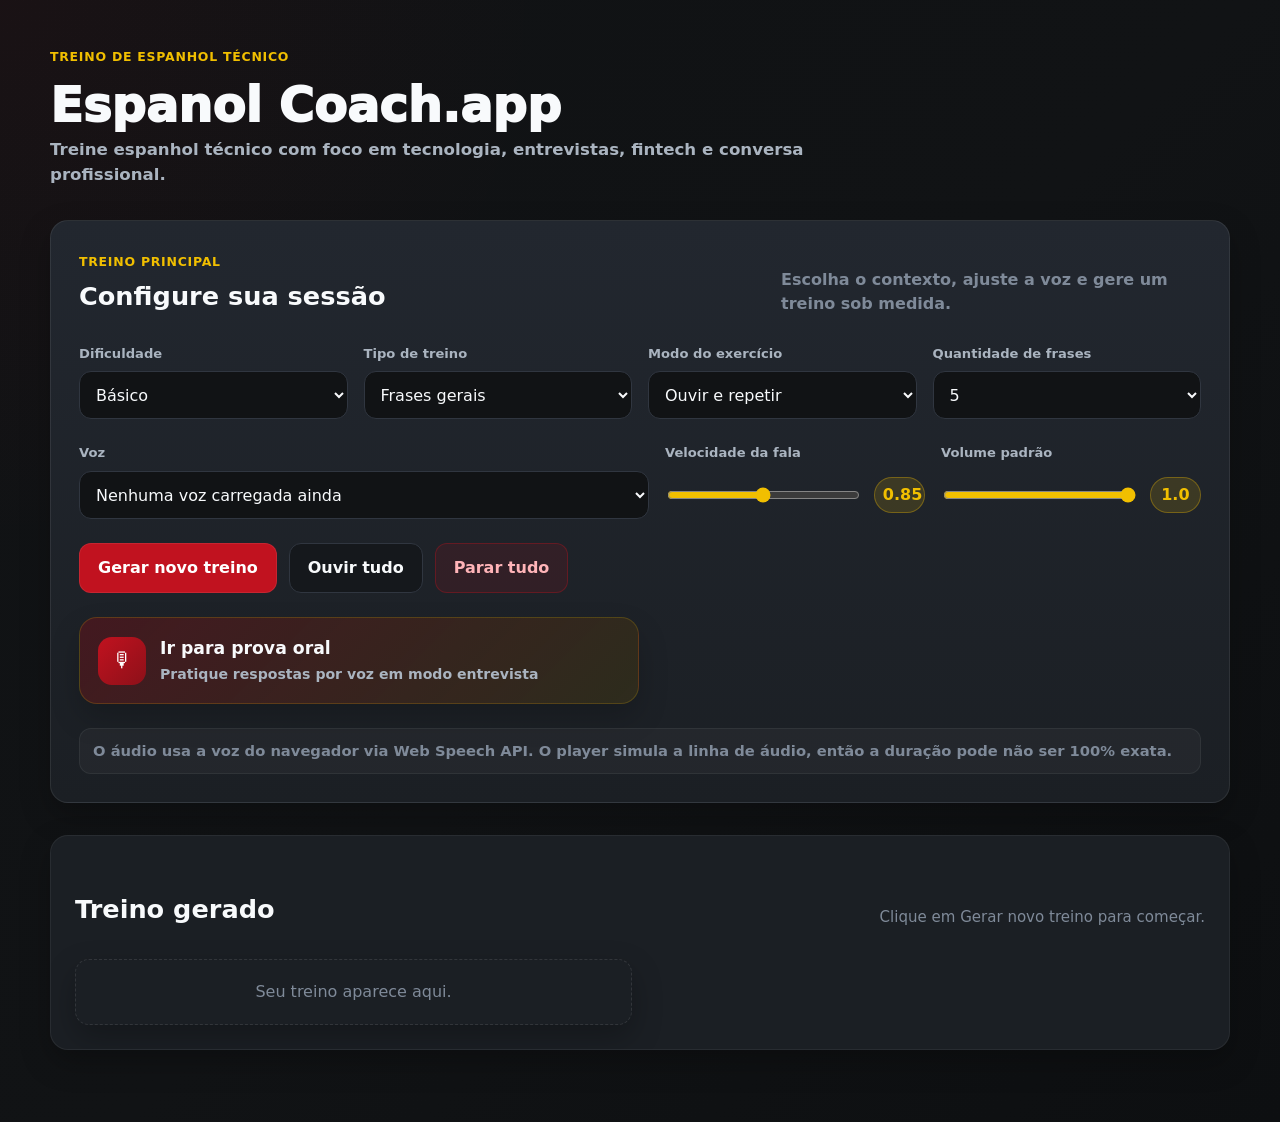
<file: index.html>
<!DOCTYPE html>
<html lang="pt-BR">
<head>
  <meta charset="UTF-8">
  <meta name="viewport" content="width=device-width, initial-scale=1.0">
  <title>Espanol Coach.app</title>
  <link rel="stylesheet" href="css/style.css">
</head>
<body>
  <main class="page page-container app-shell">
    <header class="page-header">
      <span class="eyebrow">Treino de espanhol t&eacute;cnico</span>
      <h1 class="app-title page-title">Espanol Coach.app</h1>
      <p class="app-subtitle page-subtitle">Treine espanhol t&eacute;cnico com foco em tecnologia, entrevistas, fintech e conversa profissional.</p>
    </header>

    <section class="config-panel panel panel-primary" aria-label="Configura&ccedil;&atilde;o do treino">
      <div class="panel-heading">
        <div>
          <span class="eyebrow">Treino principal</span>
          <h2>Configure sua sess&atilde;o</h2>
        </div>
        <p>Escolha o contexto, ajuste a voz e gere um treino sob medida.</p>
      </div>

      <div class="config-grid control-grid">
        <div class="field">
          <label class="field-label" for="difficultySelect">Dificuldade</label>
          <select id="difficultySelect" class="select">
            <option value="basico">B&aacute;sico</option>
            <option value="intermediario">Intermedi&aacute;rio</option>
            <option value="avancado">Avan&ccedil;ado</option>
          </select>
        </div>

        <div class="field">
          <label class="field-label" for="themeSelect">Tipo de treino</label>
          <select id="themeSelect" class="select">
            <option value="general">Frases gerais</option>
            <option value="entrevista">Entrevista</option>
            <option value="reuniao">Reuni&atilde;o</option>
            <option value="desenvolvimento">Desenvolvimento web</option>
            <option value="financeiro">Sistema financeiro</option>
            <option value="fintech">Fintech / pagamentos</option>
            <option value="misturado">Misturado</option>
          </select>
        </div>

        <div class="field">
          <label class="field-label" for="modeSelect">Modo do exerc&iacute;cio</label>
          <select id="modeSelect" class="select">
            <option value="repeat">Ouvir e repetir</option>
            <option value="translate-pt">Traduzir para portugu&ecirc;s</option>
            <option value="translate-es">Traduzir para espanhol</option>
            <option value="gap">Completar lacunas</option>
            <option value="question">Responder pergunta</option>
            <option value="interview">Simula&ccedil;&atilde;o de entrevista</option>
          </select>
        </div>

        <div class="field">
          <label class="field-label" for="countSelect">Quantidade de frases</label>
          <select id="countSelect" class="select">
            <option value="5">5</option>
            <option value="10">10</option>
            <option value="15">15</option>
            <option value="20">20</option>
            <option value="30">30</option>
          </select>
        </div>
      </div>

      <div class="voice-grid">
        <div class="field">
          <label class="field-label" for="voiceSelect">Voz</label>
          <select id="voiceSelect" class="select">
            <option value="">Carregando vozes...</option>
          </select>
        </div>

        <div class="field">
          <label class="field-label" for="rateRange">Velocidade da fala</label>
          <div class="range-line range-control">
            <input id="rateRange" type="range" min="0.5" max="1.2" value="0.85" step="0.05">
            <span id="rateValue" class="pill-value">0.85</span>
          </div>
        </div>

        <div class="field">
          <label class="field-label" for="defaultVolume">Volume padr&atilde;o</label>
          <div class="range-line range-control">
            <input id="defaultVolume" type="range" min="0" max="1" value="1" step="0.1">
            <span id="volumeValue" class="pill-value">1.0</span>
          </div>
        </div>
      </div>

      <div class="actions actions-row">
        <button id="generateButton" class="btn btn-primary" type="button">Gerar novo treino</button>
        <button id="listenAllButton" class="btn btn-secondary" type="button">Ouvir tudo</button>
        <button id="stopAllButton" class="btn btn-danger" type="button">Parar tudo</button>
      </div>

      <a class="oral-cta btn-oral-cta" href="prova.html" aria-label="Ir para prova oral">
        <span class="oral-cta-icon" aria-hidden="true">&#127897;</span>
        <span>
          <strong class="oral-cta-title">Ir para prova oral</strong>
          <small class="oral-cta-subtitle">Pratique respostas por voz em modo entrevista</small>
        </span>
      </a>

      <p class="notice">O &aacute;udio usa a voz do navegador via Web Speech API. O player simula a linha de &aacute;udio, ent&atilde;o a dura&ccedil;&atilde;o pode n&atilde;o ser 100% exata.</p>
    </section>

    <div id="message" class="message" role="status" aria-live="polite"></div>

    <section aria-labelledby="trainingTitle" class="training-section panel panel-secondary">
      <div class="section-heading">
        <h2 id="trainingTitle">Treino gerado</h2>
        <p id="trainingCount" class="hint">Clique em Gerar novo treino para come&ccedil;ar.</p>
      </div>

      <div id="globalPlayerWrap" class="global-player-wrap">
        <div id="globalPlayer" class="audio-player panel" data-player="global">
          <div class="player-top">
            <div class="player-buttons" aria-label="Player global">
              <button class="player-button play" type="button" data-global-action="play" aria-label="Play global">&#9654;</button>
              <button class="player-button" type="button" data-global-action="pause" aria-label="Pause global">&#8545;</button>
              <button class="player-button stop" type="button" data-global-action="stop" aria-label="Stop global">&#9632;</button>
            </div>
            <span id="globalStatus" class="status">Parado</span>
          </div>
          <p id="globalCurrentPhrase" class="current-phrase">Nenhuma frase em reprodu&ccedil;&atilde;o.</p>
          <div class="progress-row">
            <div class="progress-container" aria-hidden="true">
              <div id="globalProgressBar" class="progress-bar"></div>
            </div>
            <span id="globalTimeLabel" class="time-label">00:00 / 00:00</span>
          </div>
          <div class="player-bottom">
            <div class="volume-control">
              <label for="globalVolume">Volume</label>
              <input id="globalVolume" type="range" min="0" max="1" step="0.1" value="1">
            </div>
          </div>
        </div>
      </div>

      <div id="trainingGrid" class="training-grid">
        <div class="empty-state panel">Seu treino aparece aqui.</div>
      </div>
    </section>

    <section id="historyPanel" class="history-panel panel panel-muted" aria-labelledby="historyTitle">
      <div class="section-heading">
        <h2 id="historyTitle">&Uacute;ltimos treinos gerados</h2>
        <p class="hint">Clique em um treino para carregar novamente.</p>
      </div>
      <div id="historyList" class="history-list"></div>
    </section>
  </main>

  <script>
    window.__spanishTrainerModuleLoaded = false;
    window.addEventListener("error", function (event) {
      if (event.target && event.target.src && event.target.src.includes("js/main.js")) {
        loadClassicFallback();
      }
    }, true);

    function loadClassicFallback() {
      if (window.__spanishTrainerFallbackLoading || window.__spanishTrainerModuleLoaded) {
        return;
      }

      window.__spanishTrainerFallbackLoading = true;
      var script = document.createElement("script");
      script.src = "js/app.bundle.js";
      document.body.appendChild(script);
    }

    setTimeout(function () {
      if (!window.__spanishTrainerModuleLoaded) {
        loadClassicFallback();
      }
    }, 800);
  </script>
  <script type="module" src="js/main.js"></script>
</body>
</html>
</file>
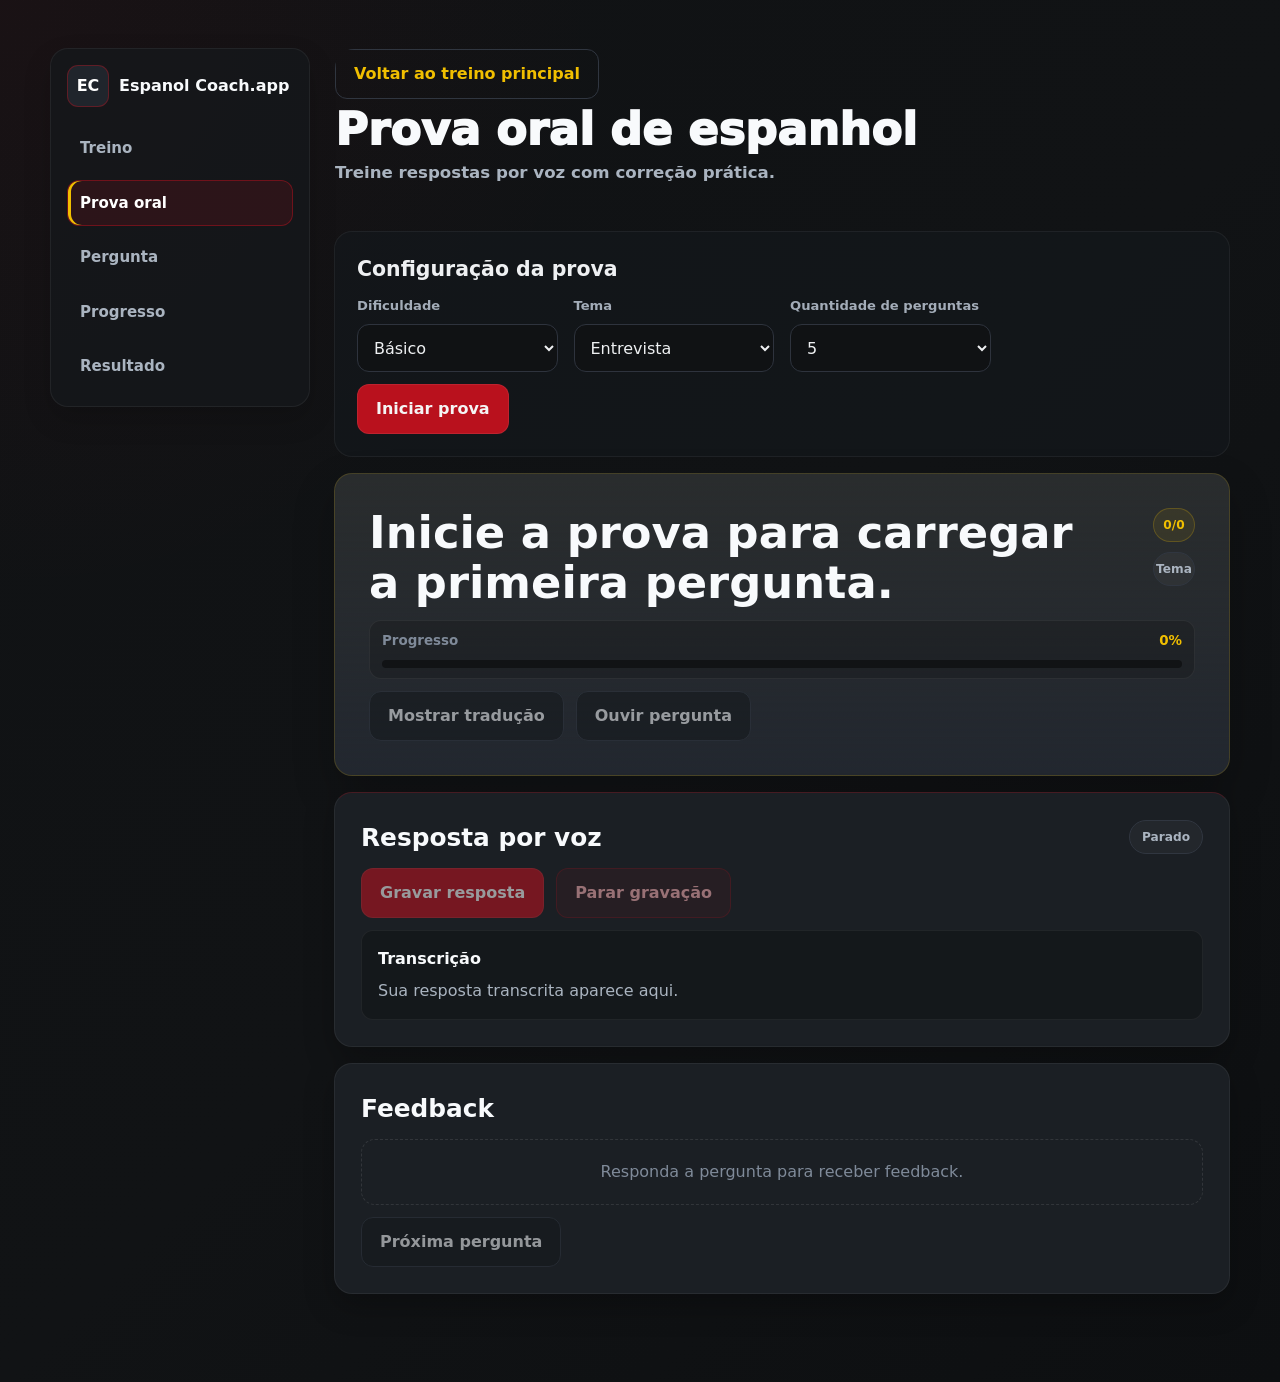
<file: prova.html>
<!DOCTYPE html>
<html lang="pt-BR">
<head>
  <meta charset="UTF-8">
  <meta name="viewport" content="width=device-width, initial-scale=1.0">
  <title>Prova oral - Espanol Coach.app</title>
  <link rel="stylesheet" href="css/style.css">
  <link rel="stylesheet" href="css/prova.css">
</head>
<body>
  <main class="page page-container oral-page app-shell">
    <aside class="coach-sidebar side-column" aria-label="Navega&ccedil;&atilde;o do treino">
      <a class="brand-lockup" href="index.html" aria-label="Espanol Coach.app">
        <span class="brand-mark">EC</span>
        <span>Espanol Coach.app</span>
      </a>
      <nav class="coach-nav">
        <a href="index.html">Treino</a>
        <a class="active exam-nav-link" href="prova.html">Prova oral</a>
        <a href="#questionArea">Pergunta</a>
        <a href="#feedbackArea">Progresso</a>
        <a href="#resultArea">Resultado</a>
      </nav>
    </aside>

    <div class="coach-workspace main-column">
      <header class="app-header page-header">
        <div class="header-topline">
          <a class="back-link btn btn-ghost" href="index.html">Voltar ao treino principal</a>
        </div>
        <h1 class="app-title page-title">Prova oral de espanhol</h1>
        <p class="app-subtitle page-subtitle">Treine respostas por voz com corre&ccedil;&atilde;o pr&aacute;tica.</p>
      </header>

      <section class="exam-config panel panel-muted" aria-label="Configura&ccedil;&atilde;o da prova oral">
        <div class="panel-title">
          <div>
            <h2>Configura&ccedil;&atilde;o da prova</h2>
          </div>
        </div>

        <div class="config-grid control-grid">
          <div class="field">
            <label class="field-label" for="examDifficulty">Dificuldade</label>
            <select id="examDifficulty" class="select">
              <option value="basico">B&aacute;sico</option>
              <option value="intermediario">Intermedi&aacute;rio</option>
              <option value="avancado">Avan&ccedil;ado</option>
            </select>
          </div>
          <div class="field">
            <label class="field-label" for="examTheme">Tema</label>
            <select id="examTheme" class="select">
              <option value="entrevista">Entrevista</option>
              <option value="desenvolvimento">Desenvolvimento web</option>
              <option value="financeiro">Sistema financeiro</option>
              <option value="fintech">Fintech / pagamentos</option>
              <option value="reuniao">Reuni&atilde;o</option>
              <option value="comunicacao">Comunica&ccedil;&atilde;o profissional</option>
              <option value="misturado">Misturado</option>
            </select>
          </div>
          <div class="field">
            <label class="field-label" for="examCount">Quantidade de perguntas</label>
            <select id="examCount" class="select">
              <option value="5">5</option>
              <option value="10">10</option>
              <option value="15">15</option>
              <option value="20">20</option>
            </select>
          </div>
        </div>

        <div class="actions actions-row">
          <button id="startExamButton" class="btn btn-primary" type="button">Iniciar prova</button>
        </div>

        <p id="supportWarning" class="message" role="status"></p>
      </section>

      <section id="questionArea" class="question-area question-card panel panel-primary" aria-live="polite">
        <div class="question-header">
          <div>
            <h2 id="questionText" class="question-title">Inicie a prova para carregar a primeira pergunta.</h2>
          </div>
          <div class="question-badges">
            <span id="questionCounter" class="badge badge-progress">0/0</span>
            <span id="questionTheme" class="badge badge-topic">Tema</span>
          </div>
        </div>
        <div class="exam-progress" aria-label="Progresso da prova">
          <div class="progress-meta">
            <span>Progresso</span>
            <strong id="examProgressText">0%</strong>
          </div>
          <div class="progress-track">
            <span id="examProgressBar" class="progress-fill"></span>
          </div>
        </div>
        <div id="translationBox" class="translation-box"></div>
        <div class="actions actions-row">
          <button id="toggleTranslationButton" class="btn btn-secondary" type="button" disabled>Mostrar tradu&ccedil;&atilde;o</button>
          <button id="listenQuestionButton" class="btn btn-secondary" type="button" disabled>Ouvir pergunta</button>
        </div>
      </section>

      <section class="record-panel voice-card panel">
        <div class="record-header">
          <div>
            <h2>Resposta por voz</h2>
          </div>
          <span id="recordingStatus" class="recording-status badge badge-status">Parado</span>
        </div>
        <div class="actions actions-row">
          <button id="recordButton" class="record-button btn btn-primary" type="button" disabled>Gravar resposta</button>
          <button id="stopRecordButton" class="btn btn-danger" type="button" disabled>Parar grava&ccedil;&atilde;o</button>
        </div>
        <div class="transcript-card">
          <h3>Transcri&ccedil;&atilde;o</h3>
          <p id="transcriptText">Sua resposta transcrita aparece aqui.</p>
        </div>
      </section>

      <section id="feedbackArea" class="feedback-area feedback-card panel">
        <div class="panel-title">
          <div>
            <h2>Feedback</h2>
          </div>
        </div>
        <div id="feedbackContent" class="feedback-content empty-state">Responda a pergunta para receber feedback.</div>
        <div class="actions actions-row">
          <button id="nextQuestionButton" class="btn btn-secondary" type="button" disabled>Pr&oacute;xima pergunta</button>
        </div>
      </section>

      <section id="resultArea" class="result-area panel panel-muted">
        <div class="panel-title">
          <div>
            <h2>Resultado final</h2>
          </div>
        </div>
        <div id="resultContent" class="empty-state">O resultado aparece ao terminar a prova.</div>
      </section>
    </div>
  </main>

  <script>
    window.__spanishOralExamModuleLoaded = false;
    window.addEventListener("error", function (event) {
      if (event.target && event.target.src && event.target.src.includes("js/prova.js")) {
        loadOralExamFallback();
      }
    }, true);

    function loadOralExamFallback() {
      if (window.__spanishOralExamFallbackLoading || window.__spanishOralExamModuleLoaded) {
        return;
      }

      window.__spanishOralExamFallbackLoading = true;
      var script = document.createElement("script");
      script.src = "js/prova.bundle.js";
      document.body.appendChild(script);
    }

    setTimeout(function () {
      if (!window.__spanishOralExamModuleLoaded) {
        loadOralExamFallback();
      }
    }, 800);
  </script>
  <script type="module" src="js/prova.js"></script>
</body>
</html>
</file>
<file: css/style.css>
:root {
  --bg-main: #101214;
  --bg-surface: #15181c;
  --bg-card: #1b1f24;
  --bg-elevated: #22272f;
  --bg-subtle: #111315;
  --text-main: #f8fafc;
  --text-muted: #aab4c0;
  --text-soft: #7f8a99;
  --red-main: #c1121f;
  --red-hover: #e0202d;
  --red-dark: #7f1117;
  --yellow-main: #f1bf00;
  --yellow-soft: #ffd43b;
  --green-score: #7ee787;
  --border-soft: #303640;
  --radius-sm: 8px;
  --radius-md: 12px;
  --radius-lg: 18px;
  --space-1: 4px;
  --space-2: 8px;
  --space-3: 12px;
  --space-4: 16px;
  --space-5: 24px;
  --space-6: 32px;
  --space-7: 48px;
  --shadow-panel: 0 18px 42px rgba(0, 0, 0, 0.24);
  --bg: var(--bg-main);
  --surface: var(--bg-card);
  --surface-2: var(--bg-elevated);
  --surface-3: var(--bg-subtle);
  --player: #181c21;
  --text: var(--text-main);
  --muted: var(--text-muted);
  --muted-2: var(--text-soft);
  --primary: var(--red-main);
  --primary-dark: var(--red-dark);
  --primary-hover: var(--red-hover);
  --accent: var(--yellow-main);
  --accent-bright: var(--yellow-soft);
  --accent-soft: rgba(241, 191, 0, 0.14);
  --success: var(--green-score);
  --border: var(--border-soft);
  --border-subtle: rgba(255, 255, 255, 0.06);
  --shadow: 0 18px 40px rgba(0, 0, 0, 0.28);
  --shadow-soft: 0 12px 30px rgba(0, 0, 0, 0.25);
  --radius: var(--radius-lg);
}

* {
  box-sizing: border-box;
}

html {
  scroll-behavior: smooth;
}

body {
  margin: 0;
  min-height: 100vh;
  background:
    radial-gradient(circle at top left, rgba(193, 18, 31, 0.055), transparent 32%),
    linear-gradient(135deg, var(--bg-main), var(--bg-subtle) 52%, #0d0f11);
  color: var(--text);
  font-family: Inter, ui-sans-serif, system-ui, -apple-system, BlinkMacSystemFont, "Segoe UI", Arial, sans-serif;
  line-height: 1.5;
}

.page {
  width: min(1180px, calc(100% - 32px));
  margin: 0 auto;
  padding: var(--space-7) 0 72px;
}

.page-container {
  min-width: 0;
}

.page-grid {
  display: grid;
  grid-template-columns: minmax(0, 1fr) 320px;
  gap: var(--space-5);
  align-items: start;
}

.main-column,
.side-column {
  min-width: 0;
}

header {
  display: grid;
  gap: 10px;
  margin-bottom: 28px;
}

h1,
h2,
h3,
p {
  margin: 0;
}

h1 {
  max-width: 900px;
  color: var(--text);
  font-size: clamp(2rem, 3.4vw, 3rem);
  line-height: 1.04;
  letter-spacing: 0;
}

h2,
h3 {
  color: var(--text);
}

.intro {
  max-width: 820px;
  color: var(--muted);
  font-size: 1.08rem;
}

.app-shell {
  color: var(--text);
}

.page-header {
  gap: var(--space-2);
  margin-bottom: var(--space-6);
}

.app-title,
.page-title {
  color: var(--text-main);
  font-size: clamp(2.35rem, 4vw, 3rem);
  font-weight: 950;
  line-height: 1.02;
}

.app-subtitle,
.page-subtitle {
  max-width: 760px;
  color: var(--text-muted);
  font-size: clamp(1rem, 1.3vw, 1.08rem);
  font-weight: 600;
}

.panel {
  position: relative;
  overflow: hidden;
  background: var(--bg-card);
  border: 1px solid var(--border-subtle);
  border-radius: var(--radius-lg);
  box-shadow: var(--shadow-soft);
}

.panel-primary {
  background: linear-gradient(180deg, var(--bg-elevated), var(--bg-card));
  border-color: rgba(255, 255, 255, 0.08);
}

.panel-secondary {
  background: var(--bg-card);
  border-color: var(--border-subtle);
}

.panel-muted {
  background: rgba(21, 24, 28, 0.76);
  box-shadow: none;
}

.panel-highlight {
  background:
    linear-gradient(180deg, rgba(241, 191, 0, 0.06), rgba(34, 39, 47, 0.96)),
    var(--bg-elevated);
  border-color: rgba(241, 191, 0, 0.18);
  box-shadow: var(--shadow-panel);
}

.config-panel {
  display: grid;
  gap: var(--space-5);
  padding: clamp(20px, 3vw, 28px);
  margin-bottom: var(--space-6);
}

.main-header {
  max-width: 900px;
}

.panel-heading {
  display: flex;
  align-items: end;
  justify-content: space-between;
  gap: 16px;
  padding-bottom: 4px;
}

.panel-heading h2 {
  font-size: clamp(1.35rem, 2vw, 1.8rem);
}

.panel-heading p {
  max-width: 420px;
  color: var(--muted-2);
  font-weight: 700;
}

.eyebrow {
  display: inline-flex;
  margin-bottom: 6px;
  color: var(--accent);
  font-size: 0.78rem;
  font-weight: 900;
  letter-spacing: 0.06em;
  text-transform: uppercase;
}

.config-grid,
.control-grid {
  display: grid;
  grid-template-columns: repeat(4, minmax(160px, 1fr));
  gap: var(--space-4);
  align-items: end;
}

.voice-grid {
  display: grid;
  grid-template-columns: minmax(220px, 1fr) minmax(180px, 260px) minmax(180px, 260px);
  gap: var(--space-4);
  align-items: end;
}

.field {
  min-width: 0;
}

label,
.field-label {
  display: block;
  margin-bottom: var(--space-2);
  color: var(--muted);
  font-size: 0.82rem;
  font-weight: 800;
}

select,
.select,
textarea,
input[type="text"],
.input {
  width: 100%;
  min-height: 48px;
  border: 1px solid var(--border);
  border-radius: var(--radius-md);
  background: var(--bg-subtle);
  color: var(--text);
  font: inherit;
  padding: 10px 12px;
  outline: none;
  transition: border-color 0.18s ease, box-shadow 0.18s ease, background 0.18s ease;
}

textarea {
  min-height: 86px;
  resize: vertical;
}

select:focus,
textarea:focus,
input[type="text"]:focus,
input[type="range"]:focus-visible,
button:focus-visible,
.button-link:focus-visible {
  outline: none;
  border-color: var(--accent);
  box-shadow: 0 0 0 4px rgba(241, 191, 0, 0.16);
}

.range-line {
  display: flex;
  align-items: center;
  gap: var(--space-3);
}

.range-control {
  min-height: 48px;
}

input[type="range"] {
  width: 100%;
  accent-color: var(--accent);
}

.pill-value {
  min-width: 3.2rem;
  border: 1px solid rgba(241, 191, 0, 0.32);
  border-radius: 999px;
  background: var(--accent-soft);
  color: var(--accent);
  font-weight: 800;
  text-align: center;
  padding: 5px 8px;
}

.actions,
.actions-row,
.card-actions,
.history-list {
  display: flex;
  flex-wrap: wrap;
  gap: var(--space-3);
}

.btn,
button,
.button-link {
  display: inline-flex;
  align-items: center;
  justify-content: center;
  min-height: 46px;
  border: 1px solid rgba(255, 255, 255, 0.07);
  border-radius: var(--radius-md);
  color: #fff;
  background: var(--primary);
  font: inherit;
  font-weight: 900;
  padding: 12px 18px;
  cursor: pointer;
  text-decoration: none;
  box-shadow: none;
  transition: transform 0.16s ease, background 0.16s ease, box-shadow 0.16s ease, border-color 0.16s ease;
}

.btn:hover,
button:hover,
.button-link:hover {
  background: var(--primary-hover);
  box-shadow: 0 10px 22px rgba(193, 18, 31, 0.18);
  transform: translateY(-1px);
}

.btn:active,
button:active,
.button-link:active {
  transform: translateY(0);
  box-shadow: 0 6px 16px rgba(193, 18, 31, 0.2);
}

.btn-primary {
  border-color: rgba(255, 255, 255, 0.08);
  background: var(--primary);
  color: #fff;
}

.button-secondary {
  border-color: var(--border);
  color: var(--text);
  background: #181c21;
  box-shadow: none;
}

.button-secondary:hover {
  color: var(--text);
  background: #20252c;
  box-shadow: none;
}

.btn-secondary {
  border-color: var(--border);
  color: var(--text);
  background: var(--bg-surface);
  box-shadow: none;
}

.btn-secondary:hover {
  background: var(--bg-elevated);
  box-shadow: none;
}

.btn-warning {
  border-color: rgba(241, 191, 0, 0.32);
  background: rgba(241, 191, 0, 0.1);
  color: var(--yellow-soft);
  box-shadow: none;
}

.btn-warning:hover {
  background: rgba(241, 191, 0, 0.16);
  color: var(--text-main);
  box-shadow: none;
}

.button-accent {
  background: rgba(193, 18, 31, 0.13);
  border-color: rgba(193, 18, 31, 0.35);
  color: #ffb4b8;
}

.button-tertiary,
.btn-ghost {
  border-color: var(--border);
  color: var(--muted);
  background: transparent;
  box-shadow: none;
}

.button-tertiary:hover,
.btn-ghost:hover {
  color: var(--text);
  background: rgba(255, 255, 255, 0.05);
  box-shadow: none;
}

.btn-danger {
  border-color: rgba(193, 18, 31, 0.35);
  color: #ffb4b8;
  background: rgba(193, 18, 31, 0.12);
  box-shadow: none;
}

.btn-danger:hover {
  color: #fff;
  background: rgba(193, 18, 31, 0.22);
  box-shadow: none;
}

.button-light,
.history-button {
  border: 1px solid var(--border);
  color: var(--muted);
  background: #202429;
  box-shadow: none;
}

.button-light:hover,
.history-button:hover {
  color: var(--text);
  background: #2a2f35;
  box-shadow: none;
}

.notice {
  border: 1px solid var(--border-subtle);
  border-radius: var(--radius-md);
  background: rgba(255, 255, 255, 0.035);
  color: var(--muted-2);
  padding: 11px 13px;
  font-size: 0.92rem;
  font-weight: 700;
}

.notice-soft {
  border-color: var(--border-subtle);
  background: rgba(255, 255, 255, 0.025);
  color: var(--muted-2);
}

.notice-warning {
  border-color: rgba(241, 191, 0, 0.22);
  background: rgba(241, 191, 0, 0.07);
  color: var(--text-muted);
}

.message {
  display: none;
  margin: 14px 0;
  border: 1px solid rgba(241, 191, 0, 0.24);
  border-radius: 14px;
  background: rgba(241, 191, 0, 0.08);
  color: var(--muted);
  padding: 12px 14px;
  font-weight: 800;
}

.message.show {
  display: block;
}

.section-heading {
  display: flex;
  align-items: end;
  justify-content: space-between;
  gap: 12px;
  margin: 30px 0 14px;
}

.section-heading h2 {
  font-size: clamp(1.22rem, 2vw, 1.65rem);
}

.hint {
  color: var(--muted-2);
  font-size: 0.94rem;
}

.global-player-wrap {
  display: none;
  margin: 12px 0 14px;
}

.global-player-wrap.show {
  display: block;
}

.training-grid {
  display: grid;
  grid-template-columns: repeat(2, minmax(0, 1fr));
  gap: var(--space-4);
}

.training-section {
  display: grid;
  gap: var(--space-4);
  padding: clamp(18px, 2.6vw, 24px);
  margin-top: var(--space-5);
}

.training-card {
  display: grid;
  gap: 13px;
  padding: 18px;
}

.card-top {
  display: flex;
  align-items: center;
  justify-content: space-between;
  gap: 12px;
}

.badge {
  display: inline-flex;
  align-items: center;
  justify-content: center;
  min-width: 42px;
  min-height: 34px;
  border: 1px solid rgba(241, 191, 0, 0.22);
  border-radius: 999px;
  background: rgba(241, 191, 0, 0.09);
  color: var(--accent);
  font-size: 0.76rem;
  font-weight: 900;
}

.badge-level {
  border-color: rgba(126, 231, 135, 0.22);
  background: rgba(126, 231, 135, 0.08);
  color: var(--green-score);
}

.tag {
  border: 1px solid rgba(193, 18, 31, 0.22);
  border-radius: 999px;
  background: rgba(193, 18, 31, 0.12);
  color: #ffb4b8;
  font-size: 0.78rem;
  font-weight: 900;
  padding: 6px 10px;
}

.main-text {
  color: var(--text);
  font-size: 1.14rem;
  font-weight: 900;
}

.secondary-text,
.answer-text {
  color: var(--muted);
  font-size: 0.98rem;
}

.answer-box {
  display: none;
  border: 1px solid rgba(241, 191, 0, 0.32);
  border-left: 4px solid var(--accent);
  border-radius: 14px;
  background: rgba(241, 191, 0, 0.1);
  padding: 10px 12px;
}

.answer-box.show {
  display: block;
}

.audio-player {
  display: grid;
  gap: 11px;
  border: 1px solid var(--border);
  border-radius: 14px;
  background: var(--player);
  padding: 12px;
}

.audio-player.is-playing {
  border-color: rgba(46, 125, 50, 0.55);
  box-shadow: 0 0 0 4px rgba(46, 125, 50, 0.12);
}

.player-top,
.player-bottom {
  display: flex;
  align-items: center;
  justify-content: space-between;
  gap: 10px;
}

.player-buttons,
.volume-control {
  display: flex;
  align-items: center;
  gap: 8px;
}

.player-button {
  display: inline-flex;
  align-items: center;
  justify-content: center;
  width: 36px;
  min-width: 36px;
  height: 36px;
  min-height: 36px;
  padding: 0;
  border: 1px solid var(--border);
  border-radius: 10px;
  background: #181b1f;
  color: var(--muted);
  font-size: 0.9rem;
  line-height: 1;
  box-shadow: none;
}

.player-button:hover {
  background: #2a2f35;
  color: var(--text);
  box-shadow: none;
}

.player-button.play {
  border-color: rgba(46, 125, 50, 0.38);
  color: #77d879;
}

.player-button.stop {
  border-color: rgba(193, 18, 31, 0.38);
  color: #ff8a90;
}

.status {
  border-radius: 999px;
  background: #181b1f;
  color: var(--muted-2);
  font-size: 0.84rem;
  font-weight: 900;
  padding: 6px 10px;
}

.status.playing {
  background: rgba(46, 125, 50, 0.16);
  color: #77d879;
}

.progress-row {
  display: grid;
  grid-template-columns: 1fr auto;
  gap: 10px;
  align-items: center;
}

.progress-container {
  height: 10px;
  overflow: hidden;
  border-radius: 999px;
  background: #111315;
}

.progress-bar {
  width: 0%;
  height: 100%;
  border-radius: inherit;
  background: linear-gradient(90deg, var(--primary), var(--accent));
  transition: width 0.12s linear;
}

.time-label {
  min-width: 86px;
  color: var(--muted-2);
  font-size: 0.86rem;
  font-variant-numeric: tabular-nums;
  text-align: right;
}

.volume-control label {
  margin: 0;
  color: var(--muted);
  font-size: 0.84rem;
}

.volume-control input {
  width: 96px;
}

.current-phrase {
  min-height: 1.35rem;
  color: var(--muted);
  font-size: 0.94rem;
  font-weight: 800;
}

.history-panel {
  display: none;
  padding: 16px;
  margin-top: 24px;
}

.history-panel.show {
  display: grid;
  gap: 12px;
}

.history-button {
  text-align: left;
}

.empty-state {
  border: 1px dashed rgba(255, 255, 255, 0.1);
  border-radius: 14px;
  padding: 20px;
  color: var(--muted-2);
  text-align: center;
}

.oral-cta,
.feature-cta,
.btn-oral-cta {
  display: grid;
  grid-template-columns: auto minmax(0, 1fr);
  align-items: center;
  gap: 14px;
  width: min(560px, 100%);
  border: 1px solid rgba(241, 191, 0, 0.18);
  border-radius: var(--radius-lg);
  background:
    linear-gradient(135deg, rgba(193, 18, 31, 0.26), rgba(241, 191, 0, 0.1)),
    #171b20;
  color: var(--text);
  padding: 18px;
  text-decoration: none;
  box-shadow: 0 14px 30px rgba(0, 0, 0, 0.18);
  transition: transform 0.16s ease, border-color 0.16s ease, background 0.16s ease;
}

.badge-progress {
  border-color: rgba(241, 191, 0, 0.22);
  background: rgba(241, 191, 0, 0.08);
  color: var(--accent);
}

.badge-topic {
  border-color: var(--border);
  background: rgba(255, 255, 255, 0.035);
  color: var(--muted);
}

.badge-status {
  border-color: var(--border);
  background: rgba(255, 255, 255, 0.035);
  color: var(--muted);
}

.oral-cta:hover,
.feature-cta:hover,
.btn-oral-cta:hover {
  border-color: rgba(241, 191, 0, 0.36);
  background:
    linear-gradient(135deg, rgba(193, 18, 31, 0.34), rgba(241, 191, 0, 0.13)),
    #1b2026;
  transform: translateY(-2px);
}

.oral-cta-icon,
.feature-icon {
  display: inline-flex;
  align-items: center;
  justify-content: center;
  width: 48px;
  height: 48px;
  border-radius: 14px;
  background: linear-gradient(135deg, var(--primary), #8d1019);
  color: #fff;
  font-size: 1.3rem;
}

.oral-cta-title,
.oral-cta-subtitle,
.feature-cta strong,
.feature-cta small {
  display: block;
}

.oral-cta-title,
.feature-cta strong {
  font-size: 1.08rem;
}

.oral-cta-subtitle,
.feature-cta small {
  margin-top: 2px;
  color: var(--muted);
  font-size: 0.88rem;
  font-weight: 700;
}

@media (max-width: 900px) {
  .page-grid,
  .config-grid,
  .voice-grid,
  .training-grid {
    grid-template-columns: 1fr;
  }
}

@media (max-width: 700px) {
  .page {
    width: min(100% - 22px, 1220px);
    padding-top: 20px;
  }

  .section-heading,
  .panel-heading,
  .player-top,
  .player-bottom {
    align-items: start;
    flex-direction: column;
  }

  .actions > button,
  .actions > .button-link,
  .card-actions > button,
  .history-button,
  .oral-cta,
  .feature-cta,
  .btn-oral-cta {
    width: 100%;
  }

  .progress-row {
    grid-template-columns: 1fr;
  }

  .time-label {
    text-align: left;
  }

  .volume-control,
  .volume-control input {
    width: 100%;
  }
}
</file>
<file: css/prova.css>
.oral-page {
  display: grid;
  grid-template-columns: 260px minmax(0, 1fr);
  gap: var(--space-5);
  align-items: start;
  max-width: 1180px;
}

.coach-sidebar {
  position: sticky;
  top: 22px;
  display: grid;
  gap: 18px;
  align-content: start;
  border: 1px solid var(--border-subtle);
  border-radius: var(--radius-lg);
  background: rgba(21, 24, 28, 0.82);
  box-shadow: 0 12px 28px rgba(0, 0, 0, 0.16);
  padding: var(--space-4);
}

.brand-lockup {
  display: flex;
  align-items: center;
  gap: 10px;
  color: var(--text);
  font-weight: 900;
  text-decoration: none;
}

.brand-mark {
  display: inline-flex;
  align-items: center;
  justify-content: center;
  width: 42px;
  height: 42px;
  border-radius: 11px;
  background: #20252c;
  border: 1px solid rgba(193, 18, 31, 0.4);
  color: #fff;
}

.coach-nav {
  display: grid;
  gap: 8px;
}

.coach-nav a {
  display: flex;
  align-items: center;
  justify-content: flex-start;
  gap: 10px;
  border: 1px solid transparent;
  border-radius: 12px;
  color: var(--muted);
  font-size: 0.94rem;
  font-weight: 750;
  padding: 11px 12px;
  text-decoration: none;
  transition: background 0.16s ease, border-color 0.16s ease, color 0.16s ease;
}

.coach-nav a:hover,
.coach-nav a.active {
  border-color: rgba(255, 255, 255, 0.08);
  background: rgba(255, 255, 255, 0.045);
  color: var(--accent);
}

.coach-nav a.exam-nav-link.active {
  border-color: rgba(193, 18, 31, 0.45);
  background: rgba(193, 18, 31, 0.14);
  color: #fff;
  box-shadow: inset 3px 0 0 var(--accent);
}

.coach-workspace {
  min-width: 0;
}

.app-header {
  position: relative;
  overflow: hidden;
  border: 1px solid var(--border-subtle);
  border-radius: 20px;
  background: transparent;
  border-color: transparent;
  box-shadow: none;
  color: var(--text);
  padding: 0 0 var(--space-3);
}

.app-header::after {
  content: none;
}

.app-header h1,
.app-header .intro,
.header-topline {
  position: relative;
  z-index: 1;
}

.app-header h1 {
  color: var(--text);
}

.app-header .intro {
  color: var(--muted);
  font-weight: 800;
}

.app-header .app-title {
  font-size: clamp(2.2rem, 3.5vw, 3rem);
}

.header-topline {
  display: flex;
  flex-wrap: wrap;
  align-items: center;
  justify-content: space-between;
  gap: 12px;
}

.back-link {
  width: fit-content;
  color: var(--accent);
  font-weight: 900;
  text-decoration: none;
}

.back-link:hover {
  color: #ffe47a;
  text-decoration: underline;
}

.mode-badge,
.section-label {
  display: inline-flex;
  align-items: center;
  justify-content: center;
  width: fit-content;
  border-radius: 999px;
  font-weight: 900;
}

.mode-badge {
  border: 1px solid var(--border);
  background: rgba(255, 255, 255, 0.035);
  color: var(--muted);
  padding: 7px 12px;
}

.section-label {
  margin-bottom: 7px;
  color: var(--muted-2);
  font-size: 0.78rem;
  letter-spacing: 0.06em;
  text-transform: uppercase;
}

.exam-config,
.question-area,
.record-panel,
.feedback-area,
.result-area {
  display: grid;
  gap: var(--space-3);
  padding: clamp(18px, 3vw, 26px);
  margin-bottom: var(--space-4);
}

.panel-title p {
  color: var(--muted-2);
  font-weight: 700;
}

.exam-config {
  gap: var(--space-3);
  border-top: 1px solid var(--border-subtle);
  opacity: 0.96;
  padding: clamp(16px, 2.4vw, 22px);
}

.exam-config .panel-title h2 {
  font-size: clamp(1.05rem, 1.7vw, 1.28rem);
}

.question-area {
  border: 1px solid rgba(241, 191, 0, 0.16);
  background:
    linear-gradient(180deg, rgba(241, 191, 0, 0.035), rgba(34, 39, 47, 0.98)),
    var(--bg-elevated);
  box-shadow: var(--shadow-panel);
  padding: clamp(22px, 3.5vw, 34px);
}

.question-area::before {
  content: none;
}

.record-panel {
  border-top: 1px solid rgba(193, 18, 31, 0.26);
}

.feedback-area {
  border-top: 1px solid var(--border-subtle);
  background: var(--bg-card);
}

.panel-title,
.question-header,
.record-header {
  display: flex;
  align-items: center;
  justify-content: space-between;
  gap: 14px;
}

.panel-title {
  justify-content: start;
}

.panel-title h2,
.record-header h2,
.feedback-area h2,
.result-area h2 {
  font-size: clamp(1.18rem, 2vw, 1.55rem);
}

.question-header {
  align-items: start;
}

.question-badges {
  display: flex;
  flex-wrap: wrap;
  justify-content: flex-end;
  gap: 10px;
}

.question-area h2 {
  max-width: 860px;
  font-size: clamp(1.9rem, 3.5vw, 3.2rem);
  line-height: 1.12;
  letter-spacing: 0;
}

.exam-progress {
  display: grid;
  gap: 8px;
  border: 1px solid var(--border-subtle);
  border-radius: 12px;
  background: rgba(18, 18, 18, 0.26);
  padding: 10px 12px;
}

.progress-meta {
  display: flex;
  align-items: center;
  justify-content: space-between;
  color: var(--muted-2);
  font-size: 0.84rem;
  font-weight: 900;
}

.progress-meta strong {
  color: var(--accent);
}

.progress-track {
  height: 8px;
  overflow: hidden;
  border-radius: 999px;
  background: #111315;
}

.progress-fill {
  display: block;
  width: 0%;
  height: 100%;
  border-radius: inherit;
  background: linear-gradient(90deg, var(--primary), var(--accent));
  transition: width 0.22s ease;
}

.translation-box {
  display: none;
  border: 1px solid rgba(241, 191, 0, 0.22);
  border-left: 3px solid var(--accent);
  border-radius: 14px;
  background: rgba(241, 191, 0, 0.075);
  color: var(--muted);
  padding: 14px 16px;
  font-weight: 700;
}

.translation-box.show {
  display: block;
}

.record-button {
  background: var(--primary);
}

.recording-status {
  border-color: var(--border);
  background: rgba(255, 255, 255, 0.035);
  color: var(--muted);
  font-weight: 900;
  padding: 7px 12px;
}

.recording-status.is-recording {
  background: rgba(193, 18, 31, 0.16);
  color: #ffb4b8;
  border-color: rgba(193, 18, 31, 0.45);
  box-shadow: none;
}

.transcript-card,
.feedback-block,
.score-card {
  border: 1px solid var(--border-subtle);
  border-radius: var(--radius-md);
  background: rgba(17, 19, 21, 0.58);
  padding: var(--space-4);
  box-shadow: none;
}

.transcript-card {
  display: grid;
  gap: 8px;
}

.transcript-card h3,
.feedback-block h3 {
  margin: 0;
  color: var(--text);
  font-size: 1rem;
}

.transcript-card p,
.feedback-block p {
  color: var(--muted);
}

.feedback-content {
  display: grid;
  gap: 14px;
}

.feedback-grid {
  display: grid;
  grid-template-columns: repeat(2, minmax(0, 1fr));
  gap: 14px;
}

.variation-section {
  grid-column: 1 / -1;
}

.pronunciation-block {
  grid-column: 1 / -1;
  display: grid;
  gap: 12px;
  border-color: rgba(241, 191, 0, 0.18);
}

.pronunciation-block.is-loading {
  color: var(--muted);
}

.pronunciation-score-grid {
  display: grid;
  grid-template-columns: repeat(4, minmax(0, 1fr));
  gap: 10px;
}

.pronunciation-metric {
  display: grid;
  gap: 4px;
  border: 1px solid var(--border-subtle);
  border-radius: 12px;
  background: rgba(255, 255, 255, 0.035);
  padding: 10px;
}

.pronunciation-metric small {
  color: var(--muted-2);
  font-size: 0.76rem;
  font-weight: 850;
  text-transform: uppercase;
}

.pronunciation-metric strong {
  color: var(--accent-bright);
  font-size: 1.2rem;
  font-weight: 950;
}

.pronunciation-word-list {
  display: flex;
  flex-wrap: wrap;
  gap: 8px;
  padding: 0;
  margin: 0;
  list-style: none;
}

.pronunciation-word-list li {
  display: inline-flex;
  align-items: center;
  gap: 8px;
  border: 1px solid rgba(241, 191, 0, 0.18);
  border-radius: 999px;
  background: rgba(241, 191, 0, 0.07);
  color: var(--text);
  font-size: 0.86rem;
  font-weight: 850;
  padding: 7px 10px;
}

.pronunciation-word-list strong {
  color: var(--accent-bright);
  font-size: 0.78rem;
}

.score-card {
  display: grid;
  gap: 8px;
  border-color: rgba(46, 125, 50, 0.22);
  background: rgba(46, 125, 50, 0.08);
}

.dynamic-score {
  gap: 10px;
  border-color: color-mix(in srgb, var(--score-color) 42%, transparent);
  background:
    linear-gradient(135deg, color-mix(in srgb, var(--score-color) 14%, transparent), rgba(17, 19, 21, 0.68));
}

.score-label,
.score-meta {
  color: var(--muted);
  font-size: 0.9rem;
  font-weight: 750;
}

.score-value {
  color: var(--score-color);
  font-size: clamp(2.5rem, 6vw, 4.5rem);
  font-weight: 950;
  line-height: 0.95;
}

.score-bar {
  width: 100%;
  height: 10px;
  overflow: hidden;
  border-radius: 999px;
  background: rgba(255, 255, 255, 0.08);
}

.score-bar-fill {
  width: var(--score-percent);
  height: 100%;
  border-radius: inherit;
  background: var(--score-color);
  box-shadow: 0 0 18px color-mix(in srgb, var(--score-color) 34%, transparent);
  transition: width 0.22s ease, background 0.22s ease;
}

.score-number {
  color: #77d879;
  font-size: clamp(2.4rem, 5vw, 4rem);
  font-weight: 900;
  line-height: 1;
}

.keyword-list {
  display: flex;
  flex-wrap: wrap;
  gap: 8px;
  padding: 0;
  margin: 0;
  list-style: none;
}

.keyword-list li {
  border: 1px solid rgba(46, 125, 50, 0.35);
  border-radius: 999px;
  background: rgba(46, 125, 50, 0.14);
  color: #77d879;
  font-weight: 900;
  padding: 7px 11px;
}

.keyword-list .missing {
  border-color: rgba(193, 18, 31, 0.4);
  background: rgba(193, 18, 31, 0.14);
  color: #ffb4b8;
}

.variation-list {
  display: grid;
  gap: 12px;
  margin: 0;
  color: var(--text);
}

.variation-card {
  display: grid;
  gap: 10px;
  border: 1px solid var(--border-subtle);
  border-radius: 14px;
  background: rgba(255, 255, 255, 0.035);
  padding: 13px;
  transition: border-color 0.18s ease, background 0.18s ease, transform 0.18s ease;
}

.variation-card.is-playing {
  border-color: rgba(241, 191, 0, 0.52);
  background: rgba(241, 191, 0, 0.08);
  transform: translateY(-1px);
}

.variation-header,
.variation-audio-row {
  display: flex;
  align-items: center;
  gap: 10px;
}

.variation-header {
  justify-content: space-between;
}

.variation-type,
.variation-level {
  font-size: 0.76rem;
  font-weight: 900;
}

.variation-type {
  color: var(--accent-bright);
  text-transform: uppercase;
}

.variation-level {
  border: 1px solid var(--border-subtle);
  border-radius: 999px;
  color: var(--muted);
  padding: 4px 8px;
}

.variation-text {
  color: var(--text);
  font-size: 1rem;
  font-weight: 850;
  line-height: 1.45;
}

.variation-explanation {
  color: var(--muted);
  font-size: 0.9rem;
}

.variation-play-btn {
  display: inline-grid;
  place-items: center;
  width: 36px;
  height: 36px;
  flex: 0 0 auto;
  border: 1px solid rgba(241, 191, 0, 0.35);
  border-radius: 999px;
  background: rgba(241, 191, 0, 0.1);
  color: var(--accent-bright);
  cursor: pointer;
  font-weight: 950;
  transition: transform 0.16s ease, background 0.16s ease, border-color 0.16s ease;
}

.variation-play-btn:hover {
  transform: translateY(-1px);
  border-color: rgba(241, 191, 0, 0.6);
  background: rgba(241, 191, 0, 0.16);
}

.variation-play-btn.is-playing {
  color: #101214;
  background: var(--accent);
}

.variation-waveform {
  display: flex;
  align-items: center;
  gap: 3px;
  min-width: 0;
  flex: 1;
  height: 34px;
  overflow: hidden;
}

.wave-bar {
  width: 4px;
  height: calc(8px + (var(--bar-index) % 5) * 4px);
  border-radius: 999px;
  background: rgba(241, 191, 0, 0.34);
  transform-origin: center;
}

.variation-card.is-playing .wave-bar {
  animation: wavePulse var(--variation-duration, 3s) ease-in-out infinite;
  animation-delay: calc(var(--bar-index) * 45ms);
  background: var(--accent-bright);
}

.variation-duration {
  color: var(--muted);
  font-size: 0.82rem;
  font-weight: 800;
  min-width: 34px;
  text-align: right;
}

@keyframes wavePulse {
  0%,
  100% {
    transform: scaleY(0.55);
    opacity: 0.55;
  }

  45% {
    transform: scaleY(1.2);
    opacity: 1;
  }
}

.result-area {
  display: none;
}

.result-area.show {
  display: grid;
}

button:disabled {
  cursor: not-allowed;
  opacity: 0.55;
  transform: none;
  box-shadow: none;
}

@media (max-width: 980px) {
  .oral-page {
    grid-template-columns: 1fr;
  }

  .coach-sidebar {
    position: static;
    min-height: auto;
  }

  .coach-nav {
    grid-template-columns: repeat(5, minmax(0, 1fr));
  }

  .coach-nav a {
    text-align: center;
  }
}

@media (max-width: 760px) {
  .header-topline,
  .question-header,
  .record-header,
  .challenge-banner {
    align-items: start;
    grid-template-columns: 1fr;
    flex-direction: column;
  }

  .coach-nav {
    grid-template-columns: repeat(2, minmax(0, 1fr));
  }

  .question-badges {
    justify-content: flex-start;
  }

  .feedback-grid {
    grid-template-columns: 1fr;
  }

  .pronunciation-score-grid {
    grid-template-columns: repeat(2, minmax(0, 1fr));
  }
}
</file>
